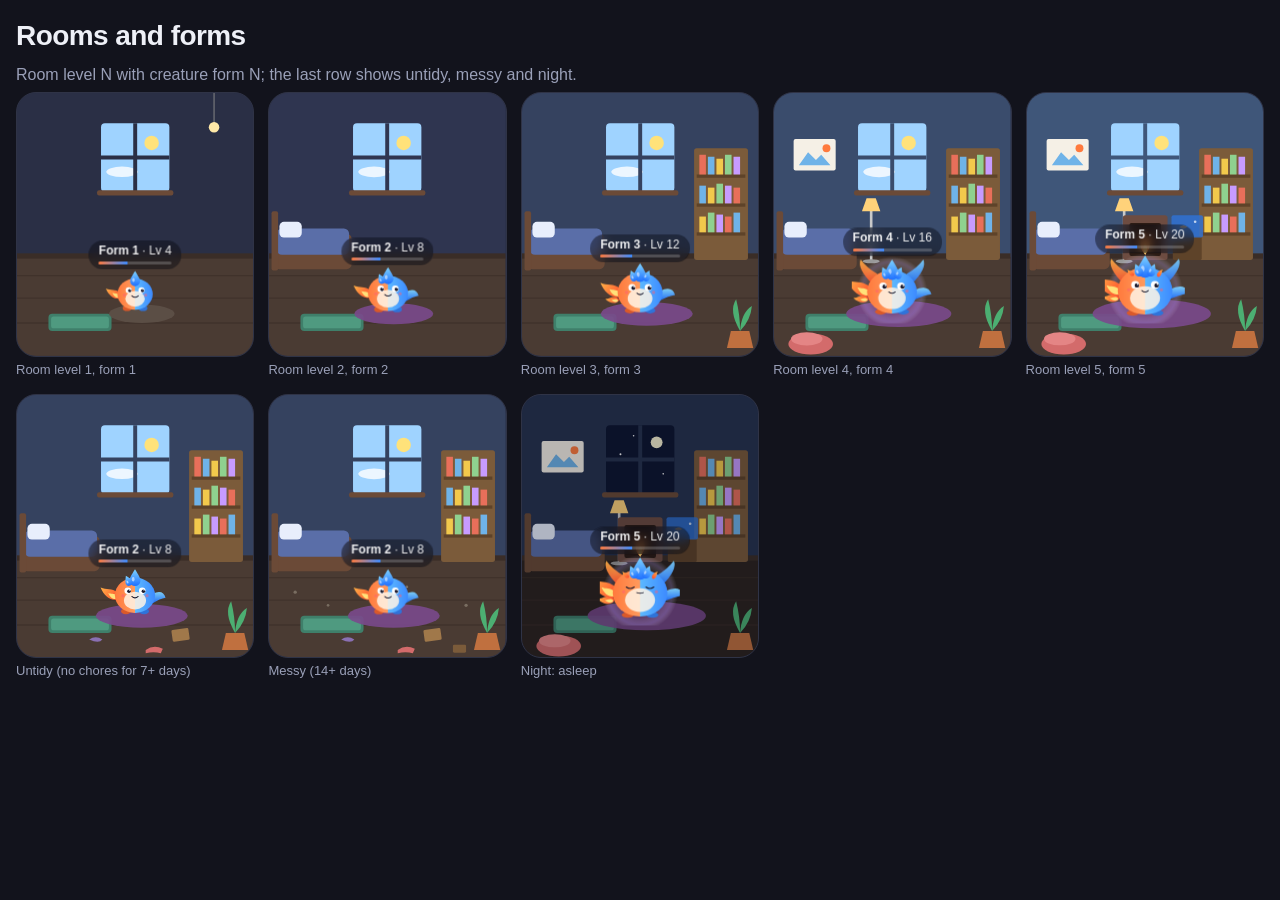
<file: tests/art-preview.html>
<!doctype html>
<html lang="en">
<head>
  <meta charset="utf-8">
  <meta name="viewport" content="width=device-width, initial-scale=1">
  <title>Art preview</title>
  <link rel="stylesheet" href="../css/app.css">
  <style>
    body { padding: 16px; }
    .grid { display: grid; grid-template-columns: repeat(auto-fill, minmax(220px, 1fr)); gap: 14px; }
    figure { margin: 0; }
    figcaption { color: var(--muted); font-size: 13px; margin-top: 4px; }
    .critter { left: 50%; top: 86%; pointer-events: none; }
  </style>
</head>
<body>
  <h1>Rooms and forms</h1>
  <p class="muted">Room level N with creature form N; the last row shows untidy, messy and night.</p>
  <div class="grid" id="grid"></div>
  <script type="module">
    import { roomArt } from '../js/ui/room.js';
    import { creatureSVG } from '../js/ui/art.js';
    const HEAD = { 1: 68, 2: 72, 3: 76, 4: 84, 5: 88 };
    const cell = (level, stage, mess, night, label) => `<figure><div class="scene">${roomArt(level, mess, night)}
      <span class="critter" style="--s:1;--head:${HEAD[stage]}%"><span class="nametag"><b>Form ${stage}</b> · Lv ${stage * 4}<i><em style="width:40%"></em></i></span>
      <span class="body"><span class="bob">${creatureSVG(stage, { sleeping: night })}</span></span></span></div>
      <figcaption>${label}</figcaption></figure>`;
    const cells = [1, 2, 3, 4, 5].map((n) => cell(n, n, 0, false, `Room level ${n}, form ${n}`));
    cells.push(cell(3, 2, 1, false, 'Untidy (no chores for 7+ days)'), cell(3, 2, 2, false, 'Messy (14+ days)'), cell(5, 5, 0, true, 'Night: asleep'));
    document.getElementById('grid').innerHTML = cells.join('');
  </script>
</body>
</html>
</file>
<file: css/app.css>
:root {
  --bg: #12131c;
  --card: #1c1e2b;
  --card-2: #252838;
  --line: #2f3346;
  --text: #eef0f7;
  --muted: #9aa0b8;
  --accent: #ff7a3d;
  --cool: #3d8bff;
  --good: #4ade80;
  --warn: #fbbf24;
  --bad: #f87171;
  --radius: 16px;
  --tap: 44px;
  --tabbar-h: 64px;
  color-scheme: dark;
}

* { box-sizing: border-box; }
html { -webkit-text-size-adjust: 100%; }
body {
  margin: 0;
  background: var(--bg);
  color: var(--text);
  font: 16px/1.45 -apple-system, BlinkMacSystemFont, "SF Pro Text", "Segoe UI", Roboto, sans-serif;
  -webkit-tap-highlight-color: transparent;
  overscroll-behavior-y: none;
}
a { color: inherit; text-decoration: none; }
h1 { font-size: 28px; margin: 0; letter-spacing: -0.02em; }
h2 { font-size: 18px; margin: 0 0 8px; }
h3 { font-size: 15px; margin: 14px 0 6px; color: var(--muted); }
p { margin: 6px 0; }
ul, ol { padding-left: 20px; margin: 6px 0; }
.muted { color: var(--muted); }
.small { font-size: 13px; }
.center { text-align: center; }

.main {
  max-width: 560px;
  margin: 0 auto;
  padding: calc(env(safe-area-inset-top) + 12px) 16px calc(var(--tabbar-h) + env(safe-area-inset-bottom) + 24px);
}

.page-head { display: flex; justify-content: space-between; align-items: flex-start; gap: 12px; margin: 8px 0 14px; }
.back { color: var(--muted); font-size: 15px; display: inline-block; min-height: 32px; }

.card {
  display: block;
  background: var(--card);
  border-radius: var(--radius);
  padding: 16px;
  margin-bottom: 12px;
  border: 1px solid var(--line);
}
.row-between { display: flex; justify-content: space-between; align-items: center; gap: 10px; }

/* buttons */
.btn {
  display: inline-flex; align-items: center; justify-content: center; gap: 6px;
  min-height: var(--tap); padding: 0 16px;
  background: var(--card-2); color: var(--text);
  border: 1px solid var(--line); border-radius: 12px;
  font: inherit; font-weight: 600; cursor: pointer;
}
.btn:active { transform: scale(0.98); }
.btn.sm { min-height: 36px; padding: 0 12px; font-size: 14px; }
.btn.primary { background: var(--accent); border-color: var(--accent); color: #1a0d05; }
.btn.danger { background: transparent; border-color: var(--bad); color: var(--bad); }
.btn.ghost { background: transparent; border-color: transparent; color: var(--muted); }
.btn.block { display: flex; width: 100%; margin-top: 10px; }
.btn-row { display: flex; flex-wrap: wrap; gap: 8px; margin: 8px 0 12px; }
.link-btn { background: none; border: 0; color: var(--cool); font: inherit; padding: 0; cursor: pointer; text-decoration: underline; }
.file-btn { width: 100%; margin-top: 8px; }

.pill {
  display: inline-flex; align-items: center; white-space: nowrap;
  padding: 4px 10px; border-radius: 999px; font-size: 13px; font-weight: 600;
  background: var(--card-2); border: 1px solid var(--line);
}
.phase-build { background: #3a2216; color: #ffb38a; border-color: #5a3320; }
.phase-strength { background: #16243a; color: #8ab8ff; border-color: #203a5a; }
.phase-deload { background: #1d2f22; color: #8ce0a6; border-color: #2a4a32; }
.pace-ahead, .pace-on { color: var(--good); }
.pace-behind { color: var(--warn); }
.pace-building, .pace-tracking { color: var(--muted); }

.banner { display: block; padding: 12px 14px; border-radius: 12px; margin: 0 0 12px; font-size: 14px; }
.banner.warn { background: #3a2f12; color: #ffe3a0; border: 1px solid #5c4a1a; }

/* ticks and toggles */
.ticks { display: flex; flex-wrap: wrap; gap: 8px; margin: 10px 0; }
.tick {
  min-height: var(--tap); padding: 0 14px; border-radius: 12px;
  background: var(--card-2); border: 1px solid var(--line); color: var(--text);
  font: inherit; font-weight: 600; cursor: pointer; display: inline-flex; align-items: center; gap: 4px;
}
.tick.on { background: #173a26; border-color: var(--good); color: #b8f5cd; }
.tick.on::before { content: "✓"; }
.tick.link { color: var(--muted); font-weight: 500; }
.small-ticks .tick { min-height: 36px; font-size: 14px; }
details.more summary { color: var(--muted); font-size: 14px; min-height: 32px; cursor: pointer; }

/* forms */
label { display: flex; flex-direction: column; gap: 4px; font-size: 13px; color: var(--muted); }
input, select, textarea {
  font: inherit; font-size: 16px; /* 16px stops iOS zooming on focus */
  color: var(--text); background: var(--bg);
  border: 1px solid var(--line); border-radius: 10px;
  min-height: var(--tap); padding: 8px 10px; width: 100%;
}
textarea { resize: vertical; min-height: 64px; }
input:focus, select:focus, textarea:focus { outline: 2px solid var(--cool); outline-offset: 1px; }
.inline { display: flex; gap: 8px; align-items: flex-end; flex-wrap: wrap; }
.inline label { flex: 1 1 90px; }
.grid2 { display: grid; grid-template-columns: 1fr 1fr; gap: 10px; margin: 10px 0; }
.grid2 .span2 { grid-column: span 2; }
.stack { display: flex; flex-direction: column; gap: 10px; }
.block { display: flex; margin-top: 10px; }
.date-row { margin-bottom: 12px; }

.seg { display: grid; grid-template-columns: repeat(4, 1fr); gap: 6px; margin-top: 10px; }
.seg-opt { position: relative; }
.seg-opt input { position: absolute; opacity: 0; pointer-events: none; }
.seg-opt span {
  display: flex; align-items: center; justify-content: center; min-height: var(--tap);
  border-radius: 10px; border: 1px solid var(--line); background: var(--card-2); color: var(--text); font-weight: 600; font-size: 14px;
}
.seg-opt input:checked + span { color: #111; }
.feel-easy input:checked + span { background: var(--good); border-color: var(--good); }
.feel-good input:checked + span { background: #38bdf8; border-color: #38bdf8; }
.feel-hard input:checked + span { background: var(--warn); border-color: var(--warn); }
.feel-missed input:checked + span { background: var(--bad); border-color: var(--bad); }
.seg-opt input:focus-visible + span { outline: 2px solid var(--cool); }
.feel-tag { font-weight: 600; }
.feel-tag.feel-easy { color: var(--good); }
.feel-tag.feel-good { color: #38bdf8; }
.feel-tag.feel-hard { color: var(--warn); }
.feel-tag.feel-missed { color: var(--bad); }

/* train */
.subtabs { display: flex; gap: 6px; overflow-x: auto; margin: 0 -16px 12px; padding: 0 16px 4px; scrollbar-width: none; }
.subtabs::-webkit-scrollbar { display: none; }
.subtabs button {
  flex: 0 0 auto; min-height: 38px; padding: 0 14px; border-radius: 999px;
  border: 1px solid var(--line); background: var(--card); color: var(--muted); font: inherit; font-weight: 600; cursor: pointer;
}
.subtabs button.on { background: var(--text); color: var(--bg); border-color: var(--text); }
.ex-name { font-weight: 700; font-size: 17px; }
.ex-card.paired { border-left: 4px solid var(--cool); }
.pair { display: inline-block; background: var(--cool); color: #fff; font-size: 11px; font-weight: 700; border-radius: 6px; padding: 1px 6px; margin-right: 6px; vertical-align: 2px; }
.target { font-size: 15px; margin-top: 6px; }
.target b { color: var(--accent); font-size: 18px; }
.note { color: #c9b8ff; }
.next { background: #16243a; border-radius: 10px; padding: 8px 10px; font-size: 14px; }
.entry { display: flex; justify-content: space-between; align-items: center; gap: 8px; padding: 8px 0; border-top: 1px solid var(--line); min-height: var(--tap); }
.entry:first-child { border-top: 0; }

/* home: the living scene */
.page-head.compact { margin: 4px 0 10px; }
.page-head.compact h1 { font-size: 24px; }
.scene {
  position: relative; width: 100%; aspect-ratio: 9 / 10; overflow: hidden;
  border-radius: 20px; border: 1px solid var(--line); background: #2a2f45;
  isolation: isolate; user-select: none; -webkit-user-select: none;
}
.room-svg, .room-img, .room-img img { position: absolute; inset: 0; width: 100%; height: 100%; display: block; object-fit: cover; }
.room-img.mess-1 img { filter: saturate(0.75) brightness(0.9); }
.room-img.mess-2 img { filter: saturate(0.5) brightness(0.75); }
.room-img.night img { filter: brightness(0.55) saturate(0.8); }
.room-svg .glow { animation: glow 3s ease-in-out infinite; }
@keyframes glow { 50% { opacity: 0.7; } }
.flicker { animation: flicker 0.9s ease-in-out infinite alternate; transform-box: fill-box; transform-origin: 50% 100%; }
@keyframes flicker { to { transform: scale(1.06, 0.92); } }
.room-svg .swim { animation: swim 4s ease-in-out infinite alternate; }
@keyframes swim { to { transform: translateX(18px); } }

.critter {
  position: absolute; width: 34%; aspect-ratio: 1;
  transform: translate(-50%, -94%) scale(var(--s, 1)); transform-origin: 50% 100%;
  background: none; border: 0; padding: 0; cursor: pointer; color: inherit; font: inherit;
  -webkit-tap-highlight-color: transparent;
}
.critter .body { position: absolute; inset: 0; display: block; transition: transform 0.25s ease; }
.critter .body.face-left { transform: scaleX(-1); }
.critter .bob { position: absolute; inset: 0; display: block; animation: breathe 3.2s ease-in-out infinite; transform-origin: 50% 100%; }
.critter .bob svg, .critter .bob img { width: 100%; height: 100%; display: block; object-fit: contain; }
.critter .shadow { position: absolute; left: 22%; right: 22%; bottom: 2%; height: 9%; border-radius: 50%; background: rgba(0, 0, 0, 0.35); z-index: -1; }
@keyframes breathe { 0%, 100% { transform: scale(1, 1); } 50% { transform: scale(1.03, 0.97); } }
.critter.walking .bob { animation: waddle 0.42s ease-in-out infinite; }
@keyframes waddle { 0%, 100% { transform: translateY(0) rotate(-4deg); } 50% { transform: translateY(-7%) rotate(4deg); } }
.critter.hop .bob { animation: hop 0.5s cubic-bezier(.3, 1.6, .5, 1); }
@keyframes hop { 40% { transform: translateY(-22%) scale(0.95, 1.08); } }
.blink { animation: blink 4.5s infinite; }
@keyframes blink { 0%, 95%, 100% { transform: scaleY(1); } 97% { transform: scaleY(0.1); } }

.critter.act-lift .bob { animation: lift 1.1s ease-in-out infinite; }
@keyframes lift { 50% { transform: scale(1.04, 0.94); } }
.critter.act-lift .prop { top: -6%; animation: press 1.1s ease-in-out infinite; }
@keyframes press { 50% { transform: translate(-50%, -18%); } }
.critter.act-yoga .bob { animation: stretch 3s ease-in-out infinite; }
@keyframes stretch { 50% { transform: scale(0.9, 1.12); } }
.critter.act-run .bob { animation: waddle 0.25s ease-in-out infinite; }
.critter.act-wiggle .bob { animation: waddle 0.6s ease-in-out infinite; }
.critter.act-read .bob, .critter.act-sigh .bob { animation: breathe 5s ease-in-out infinite; }
.critter.act-sip .bob { animation: hop 1.6s ease-in-out infinite; }
.critter.act-sleep .bob { animation: breathe 4s ease-in-out infinite; }
.critter.act-sleep .prop { animation: float 2.5s ease-in-out infinite; }
@keyframes float { 50% { transform: translate(-30%, -30%); opacity: 0.6; } }

.critter.act-lift .prop { left: 50%; }
.critter.act-sleep .prop, .critter.act-sigh .prop { left: 78%; top: 22%; }
.critter .prop {
  position: absolute; left: 76%; top: 52%; transform: translateX(-50%);
  font-size: clamp(18px, 6vw, 28px); line-height: 1; filter: drop-shadow(0 2px 2px rgba(0, 0, 0, 0.4));
}
.critter .body.face-left .prop { transform: translateX(-50%) scaleX(-1); }
.nametag {
  position: absolute; left: 50%; bottom: var(--head, 100%); transform: translate(-50%, 0) scale(calc(1 / var(--s, 1)));
  transform-origin: 50% 100%; white-space: nowrap;
  padding: 3px 10px 5px; border-radius: 999px; font-size: 12px; line-height: 1.2;
  background: rgba(10, 12, 22, 0.45); color: rgba(255, 255, 255, 0.92);
  backdrop-filter: blur(6px); -webkit-backdrop-filter: blur(6px); pointer-events: none;
}
.nametag i { display: block; height: 3px; margin-top: 3px; border-radius: 3px; background: rgba(255, 255, 255, 0.2); overflow: hidden; }
.nametag em { display: block; height: 100%; background: linear-gradient(90deg, #ff7a3d, #3d8bff); }
.bubble {
  position: absolute; left: 50%; bottom: calc(var(--head, 100%) + 34px); transform: translateX(calc(-50% + var(--bx, 0px))) scale(calc(1 / var(--s, 1)));
  transform-origin: 50% 100%; width: max-content; max-width: 210px;
  background: #fff; color: #1b1b2f; font-size: 13px; font-weight: 600; line-height: 1.3; text-align: center;
  padding: 8px 12px; border-radius: 14px; box-shadow: 0 6px 18px rgba(0, 0, 0, 0.35); z-index: 2;
  animation: bubble-in 0.25s ease-out;
}
@keyframes bubble-in { from { opacity: 0; margin-bottom: -8px; } }
.bubble::after { content: ""; position: absolute; left: 50%; top: 100%; border: 7px solid transparent; border-top-color: #fff; transform: translateX(-50%); }
.scene-foot { margin: 10px 0 12px; }
.stat-chips { display: grid; grid-template-columns: repeat(4, 1fr); gap: 8px; }
.chip { display: flex; flex-direction: column; align-items: center; justify-content: center; min-height: 52px; border-radius: 12px; background: var(--card-2); border-bottom: 3px solid var(--c); }
.chip b { color: var(--c); font-size: 14px; }
.chip span { font-size: 13px; color: var(--muted); }
.quick > div { display: flex; flex-wrap: wrap; align-items: center; gap: 8px; padding: 6px 0; }
.quick > div > span { flex: 1 1 140px; font-size: 14px; }
.order-num {
  display: inline-flex; align-items: center; justify-content: center; width: 22px; height: 22px; margin-right: 6px;
  border-radius: 50%; background: var(--card-2); border: 1px solid var(--line); font-size: 12px; font-weight: 700; vertical-align: 1px;
}
.order-note { color: var(--muted); font-style: italic; margin: 2px 0 0; }
.aim { color: #8ab8ff; }
.banner.info { background: #16243a; color: #cfe0ff; border: 1px solid #203a5a; }
.inline label.grow2 { flex: 2 1 160px; }
.lib-row a { flex: 1; min-height: var(--tap); display: flex; align-items: center; flex-wrap: wrap; gap: 2px; }
.lib-row .move { display: flex; gap: 2px; }
.lib-row .move .btn { min-width: 40px; }
.btn:disabled { opacity: 0.3; }

/* charts and meters */
.xpbar { height: 8px; background: var(--card-2); border-radius: 99px; overflow: hidden; margin: 6px 0; }
.xpbar span { display: block; height: 100%; border-radius: 99px; transition: width 0.4s ease; }
.ring-track { fill: none; stroke: var(--card-2); stroke-width: 8; }
.ring-label { fill: var(--text); font-weight: 700; font-size: 16px; }
.ring-sub { fill: var(--muted); font-size: 10px; }
.chart { width: 100%; height: auto; }
.chart .grid { stroke: var(--line); stroke-width: 1; }
.chart .axis { fill: var(--muted); font-size: 10px; }
.legend { display: flex; gap: 14px; font-size: 12px; color: var(--muted); }
.legend i { display: inline-block; width: 10px; height: 10px; border-radius: 3px; margin-right: 4px; vertical-align: -1px; }
.bars { display: flex; flex-direction: column; gap: 8px; margin: 8px 0; }
.bar-row { display: grid; grid-template-columns: 92px 1fr 52px; align-items: center; gap: 8px; font-size: 14px; }
.bar-track { height: 10px; background: var(--card-2); border-radius: 99px; overflow: hidden; }
.bar-fill { display: block; height: 100%; border-radius: 99px; }
.bar-val { text-align: right; color: var(--muted); font-size: 13px; }
.meter { margin-top: 10px; font-size: 14px; }
.habit-dots { display: flex; flex-wrap: wrap; gap: 6px; margin: 4px 0 6px; }
.habit-dots span { font-size: 12px; padding: 3px 8px; border-radius: 99px; background: var(--card-2); color: var(--muted); }
.habit-dots span.on { background: #173a26; color: #b8f5cd; }

/* stats */
.stat-grid { display: grid; grid-template-columns: 1fr 1fr; gap: 12px; margin-bottom: 12px; }
.stat-grid .card { margin: 0; border-top: 3px solid var(--c); }
.stat-key { color: var(--c); }
.stat-level { font-size: 34px; font-weight: 800; line-height: 1.1; }
.kpis { display: grid; grid-template-columns: 1fr 1fr; gap: 10px; margin-bottom: 10px; }
.kpis div { background: var(--card-2); border-radius: 12px; padding: 10px; display: flex; flex-direction: column; }
.kpis b { font-size: 20px; }
.kpis span { font-size: 12px; color: var(--muted); }
.focus { background: #2a2440; border-radius: 10px; padding: 10px; font-size: 14px; }

/* coach */
.plan { width: 100%; border-collapse: collapse; font-size: 14px; }
.plan th { text-align: left; color: var(--muted); font-weight: 500; font-size: 12px; padding: 4px 4px 6px 0; }
.plan td { border-top: 1px solid var(--line); padding: 8px 4px 8px 0; vertical-align: top; }
.steps li { margin: 6px 0; }
.diff-row { flex-direction: row; align-items: flex-start; gap: 10px; color: var(--text); font-size: 14px; padding: 10px 0; border-top: 1px solid var(--line); }
.diff-row input { width: 22px; min-height: 22px; height: 22px; margin-top: 2px; flex: 0 0 auto; }

/* chores */
.cat { text-transform: capitalize; }
.chore { display: flex; align-items: center; gap: 10px; min-height: var(--tap); border-top: 1px solid var(--line); }
.chore > span { flex: 1; }
.chore.done > span { text-decoration: line-through; color: var(--muted); }
.check { width: 30px; height: 30px; flex: 0 0 30px; border-radius: 8px; border: 2px solid var(--line); background: transparent; cursor: pointer; position: relative; }
.check::after { content: ""; position: absolute; inset: -7px; } /* 44px tap area */
.check.on { background: var(--good); border-color: var(--good); }
.check.on::before { content: "✓"; color: #111; font-weight: 800; }

/* tab bar */
.tabbar {
  position: fixed; left: 0; right: 0; bottom: 0; z-index: 10;
  display: grid; grid-template-columns: repeat(5, 1fr);
  height: calc(var(--tabbar-h) + env(safe-area-inset-bottom));
  padding-bottom: env(safe-area-inset-bottom);
  background: rgba(18, 19, 28, 0.92); backdrop-filter: blur(12px); -webkit-backdrop-filter: blur(12px);
  border-top: 1px solid var(--line);
}
.tabbar a { display: flex; flex-direction: column; align-items: center; justify-content: center; gap: 2px; font-size: 11px; color: var(--muted); min-height: var(--tap); }
.tabbar a .ic { font-size: 20px; line-height: 1; }
.tabbar a.on { color: var(--accent); }

/* overlays */
.toast {
  position: fixed; left: 50%; bottom: calc(var(--tabbar-h) + env(safe-area-inset-bottom) + 14px); transform: translate(-50%, 20px);
  background: #2c3046; color: var(--text); padding: 10px 16px; border-radius: 12px; font-size: 14px; max-width: calc(100% - 32px);
  opacity: 0; pointer-events: none; transition: all 0.2s ease; z-index: 30; box-shadow: 0 8px 24px rgba(0, 0, 0, 0.4);
}
.toast.show { opacity: 1; transform: translate(-50%, 0); }
.toast.error { background: #5a1e1e; }
.update-bar { position: fixed; top: env(safe-area-inset-top); left: 0; right: 0; z-index: 25; background: var(--cool); color: #fff; padding: 8px 16px; display: flex; justify-content: space-between; align-items: center; font-size: 14px; }
[hidden] { display: none !important; }
.sheet-backdrop { position: fixed; inset: 0; background: rgba(0, 0, 0, 0.55); z-index: 40; display: flex; align-items: flex-end; justify-content: center; }
.sheet {
  background: var(--card); width: 100%; max-width: 560px; max-height: 88vh; overflow-y: auto;
  border-radius: 20px 20px 0 0; padding: 18px 16px calc(16px + env(safe-area-inset-bottom));
  animation: up 0.2s ease;
}
@keyframes up { from { transform: translateY(40px); opacity: 0; } }
.sheet-actions { display: flex; gap: 8px; margin-top: 14px; }
.sheet-actions .btn { flex: 1; }
.sheet pre { white-space: pre-wrap; background: var(--bg); padding: 8px; border-radius: 8px; }

.evolve { position: fixed; inset: 0; z-index: 50; display: flex; align-items: center; justify-content: center; overflow: hidden; pointer-events: auto; }
.evolve-flash { position: absolute; inset: 0; background: #fff; animation: flash 1.2s ease-out forwards; }
@keyframes flash { 0% { opacity: 0.95; } 100% { opacity: 0; } }
.evolve-text { position: relative; text-align: center; font-size: 22px; background: rgba(18, 19, 28, 0.85); padding: 18px 26px; border-radius: 18px; animation: pop 0.8s cubic-bezier(.2, 1.6, .4, 1) both; }
.evolve-text b { font-size: 30px; background: linear-gradient(90deg, #ff7a3d, #3d8bff); -webkit-background-clip: text; background-clip: text; color: transparent; }
@keyframes pop { from { transform: scale(0.3); opacity: 0; } }
.evolve i { position: absolute; top: -10px; width: 8px; height: 14px; border-radius: 2px; animation: fall 2.6s linear forwards; }
@keyframes fall { to { transform: translateY(110vh) rotate(720deg); } }

@media (prefers-reduced-motion: reduce) {
  .critter .bob, .blink, .flicker, .glow, .swim, .evolve i, .evolve-text, .sheet, .bubble { animation: none !important; }
}
@media (max-width: 360px) {
  .grid2 { grid-template-columns: 1fr; }
  .grid2 .span2 { grid-column: auto; }
}
</file>
